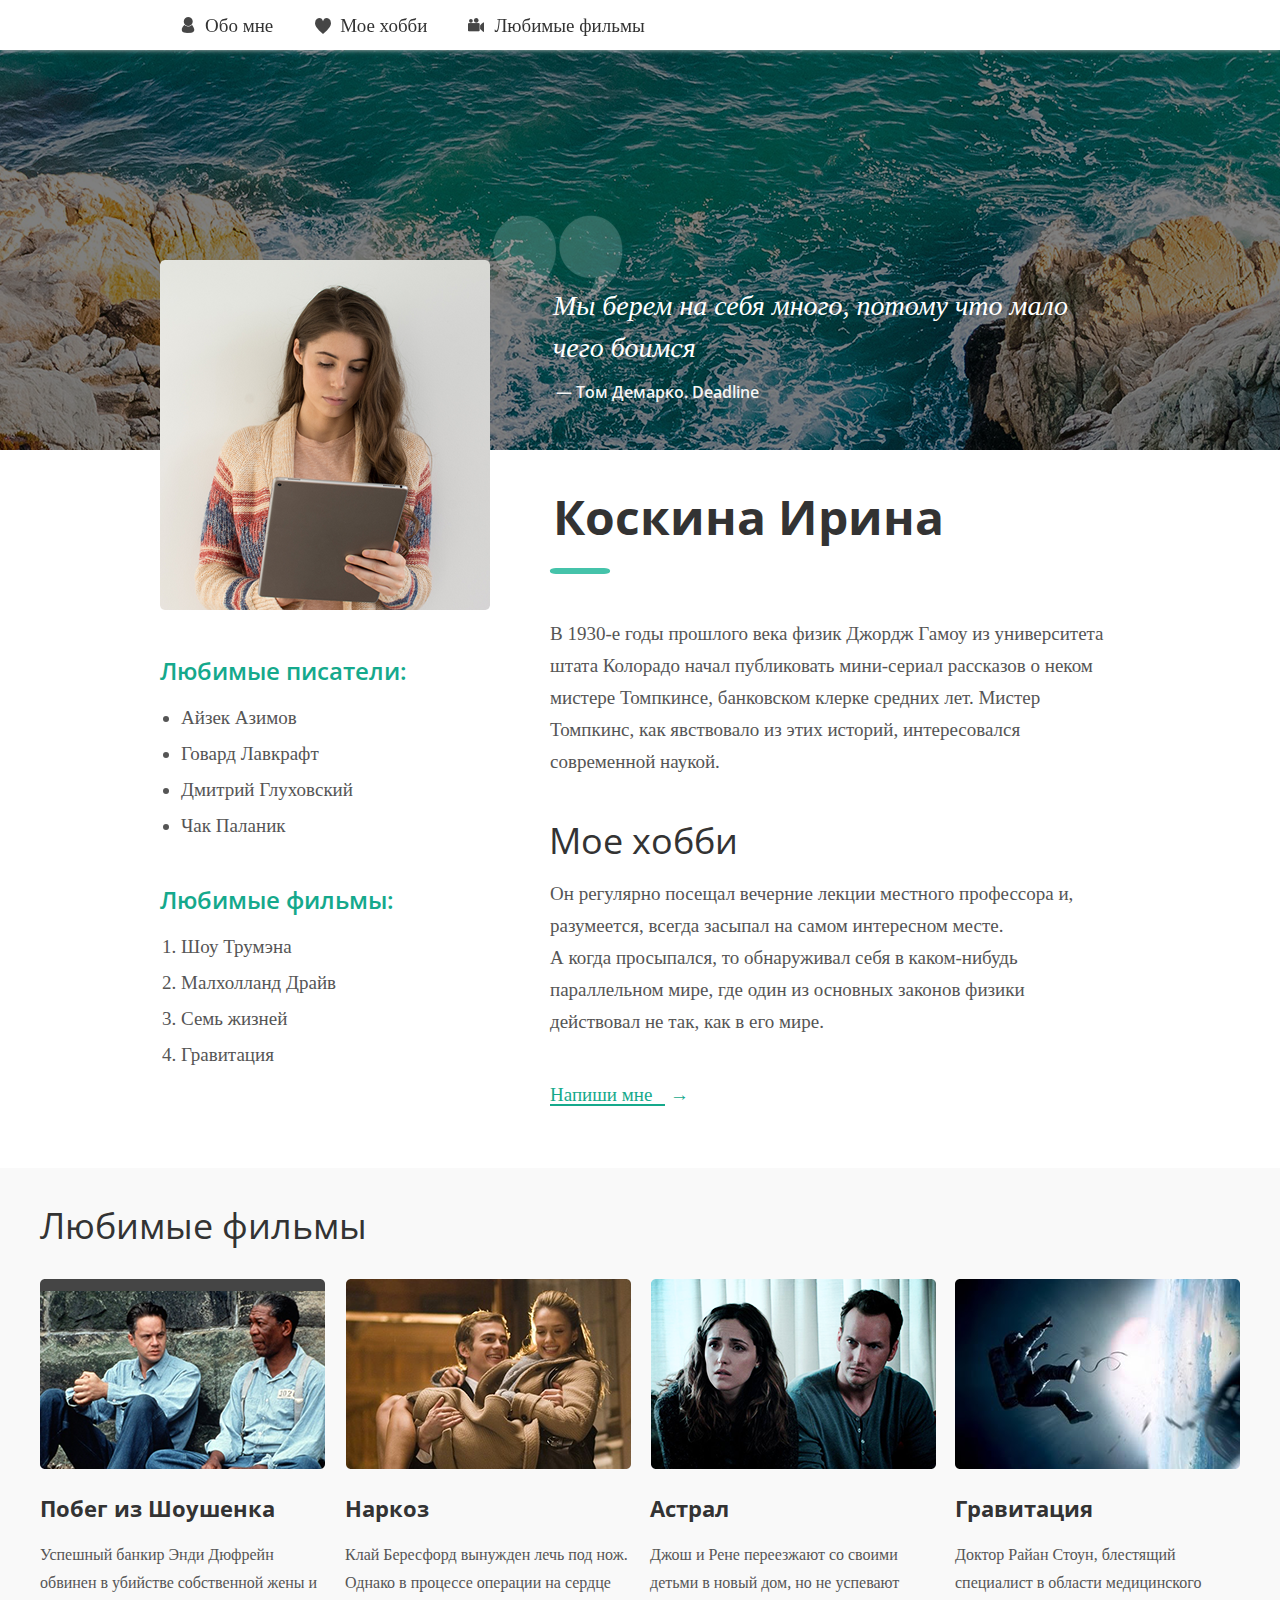
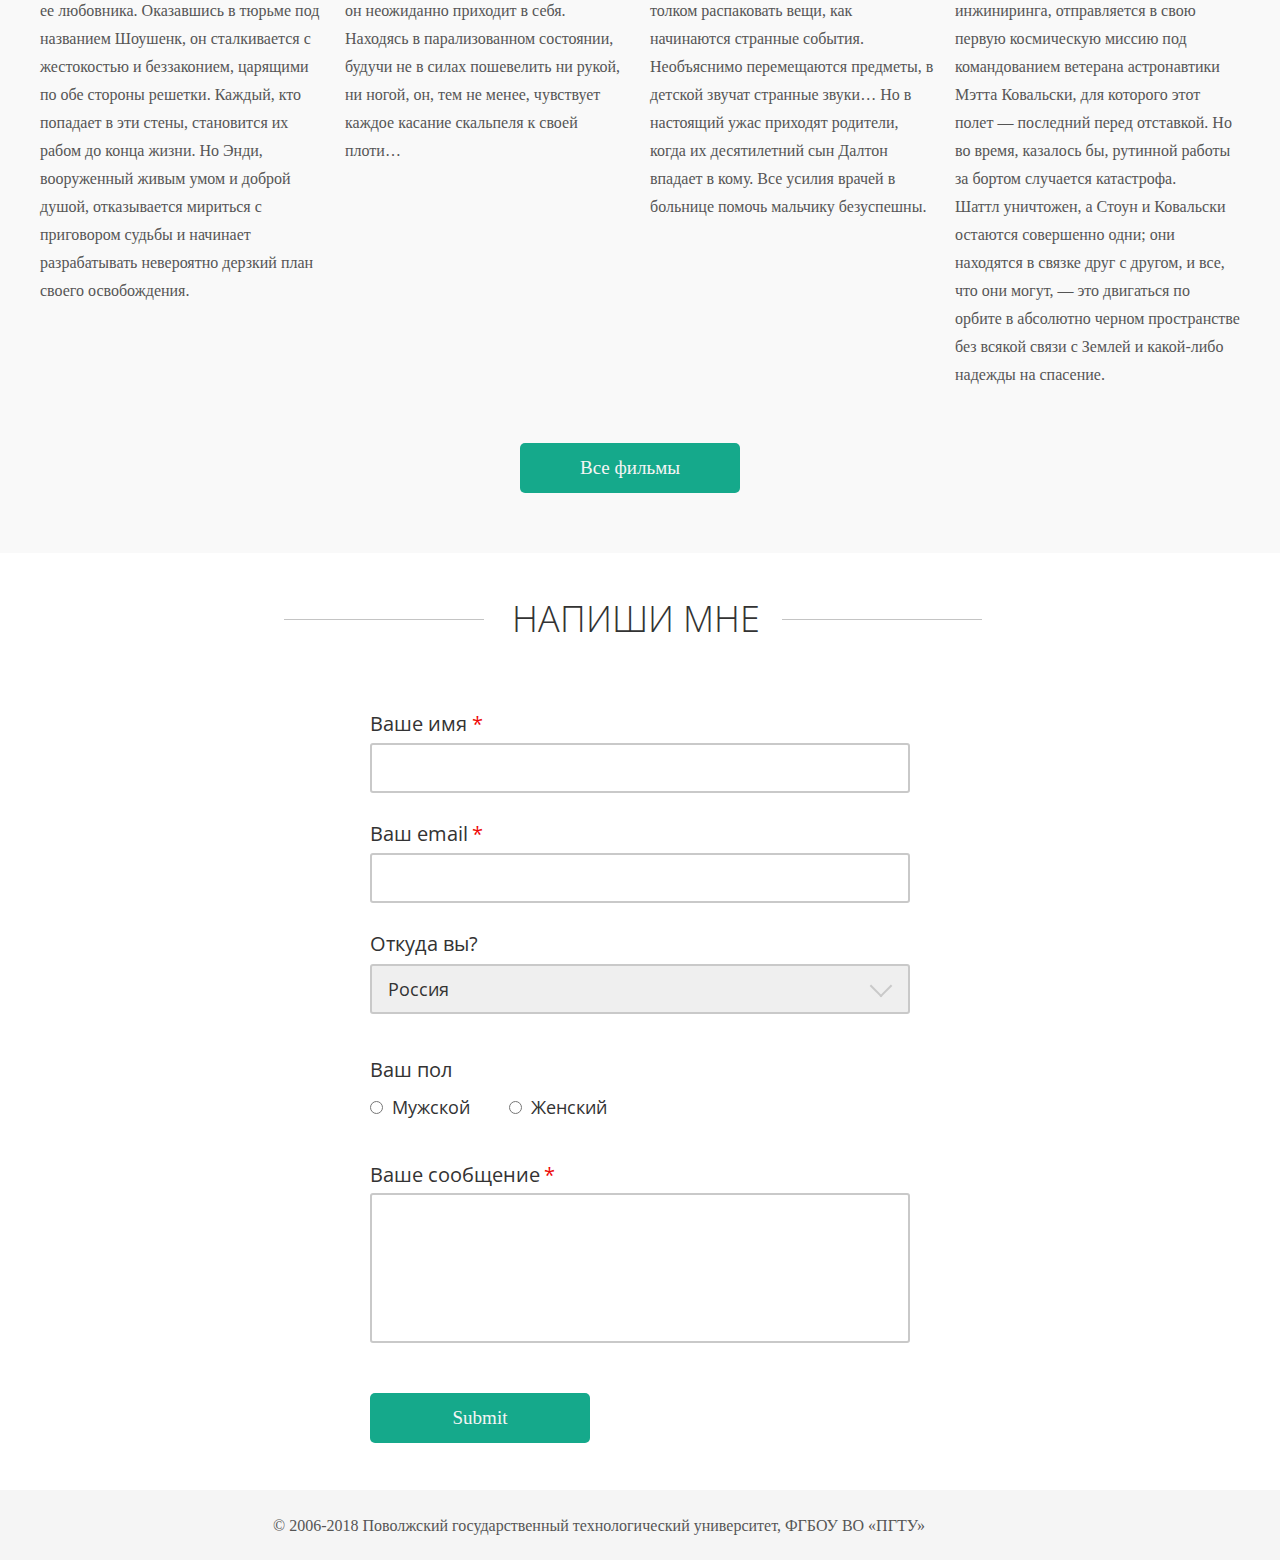
<file: lw5/task2/index.html>
<!DOCTYPE html>
<html lang="ru">
<head>
  <meta charset="UTF-8"/>
  <link href="https://fonts.googleapis.com/css2?family=Open+Sans:ital,wght@0,300;0,400;0,600;0,700;0,800;1,300;1,400;1,600;1,700;1,800&display=swap" rel="stylesheet"/>
  <meta name="viewport" content="width=device-width, initial-scale=1.0"/>
  <link rel="stylesheet" href="css/styles.css"/>
  <title>Моя страница</title>
</head>
<body>
  <header class="nav-container">   
    <nav class="nav">
      <a class="nav__link nav__link_about-me" href="#">Обо мне</a>
      <a class="nav__link nav__link_hobby" href="#hobby">Мое хобби</a>
      <a class="nav__link nav__link_video" href="#film">Любимые фильмы</a>
    </nav>
  </header>
  <div class="main-container">
    <div class="part-one">
      <img class="part-one__image" alt="photo" src="img/photo.png">
      <div class="quote-container">
        <blockquote class="quote-container__blockquote">
          Мы берем на себя много, потому что мало чего боимся
        </blockquote>
        <cite class="quote-container__cite">— Том Демарко. Deadline</cite>
        <h1 class="quote-container__name">Коскина Ирина</h1>
      </div>
      <div class="left-column">
        <div class="left-column__title">Любимые писатели:</div>
        <ul class="left-column__list">
          <li class="li">Айзек Азимов</li>
          <li class="li">Говард Лавкрафт</li>
          <li class="li">Дмитрий Глуховский</li>
          <li class="li">Чак Паланик</li>
        </ul>
        <div class="left-column__title">Любимые фильмы:</div>
        <ol class="left-column__list">
          <li class="li">Шоу Трумэна</li>
          <li class="li">Малхолланд Драйв</li>
          <li class="li">Семь жизней</li>
          <li class="li">Гравитация</li>
        </ol>
      </div>
      <div class="right-column">
        <p class="right-column__text">
          В 1930-е годы прошлого века физик Джордж Гамоу из университета штата 
          Колорадо начал публиковать мини‑сериал рассказов о неком мистере Томпкинсе, 
          банковском клерке средних лет. Мистер Томпкинс, как явствовало из этих 
          историй, интересовался современной наукой. 
        </p>
        <div id="hobby"></div>
        <h2 class="right-column__title">Мое хобби</h2>
        <p class="right-column__text">
          Он регулярно посещал вечерние лекции местного профессора и, разумеется, 
          всегда засыпал на самом интересном месте. <br> А когда просыпался, 
          то обнаруживал себя в каком-нибудь параллельном мире, где один из основных 
          законов физики действовал не так, как в его мире.
        </p>
        <a class="right-column__link" href="https://vk.com/randervnd">Напиши мне</a>
      </div>
    </div>
    <div id="film"></div>
    <div class="part-two">
      <div class="film-container">
        <h2 class="film-container__title">Любимые фильмы</h2>
        <div class="film-columns">
          <div class="film-columns__film">
            <img class="film-columns__image" src="img/film1.png" alt="Побег из Шоушенка">
            <h3 class="film-columns__title">Побег из Шоушенка</h3>
            <p class="film-columns__description">
              Успешный банкир Энди Дюфрейн обвинен в убийстве собственной жены и 
              ее любовника. Оказавшись в тюрьме под названием Шоушенк, он сталкивается 
              с жестокостью и беззаконием, царящими по обе стороны решетки. Каждый, кто 
              попадает в эти стены, становится их рабом до конца жизни. Но Энди, 
              вооруженный живым умом и доброй душой, отказывается мириться с приговором 
              судьбы и начинает разрабатывать невероятно дерзкий план своего освобождения.
            </p>
          </div>
          <div class="film-columns__film">
            <img class="film-columns__image" src="img/movie_two.png" alt="Наркоз">
            <h3 class="film-columns__title">Наркоз</h3>
            <p class="film-columns__description">
              Клай Бересфорд вынужден лечь под нож. Однако в процессе операции на сердце 
              он неожиданно приходит в себя. Находясь в парализованном состоянии, будучи 
              не в силах пошевелить ни рукой, ни ногой, он, тем не менее, чувствует каждое 
              касание скальпеля к своей плоти…
            </p>
          </div>
          <div class="film-columns__film">
            <img class="film-columns__image" src="img/movie_three.png" alt="Астрал">
            <h3 class="film-columns__title">Астрал</h3>
            <p class="film-columns__description">
              Джош и Рене переезжают со своими детьми в новый дом, но не успевают толком 
              распаковать вещи, как начинаются странные события. Необъяснимо перемещаются 
              предметы, в детской звучат странные звуки… Но в настоящий ужас приходят 
              родители, когда их десятилетний сын Далтон впадает в кому. Все усилия врачей 
              в больнице помочь мальчику безуспешны.
            </p>
          </div>
          <div class="film-columns__film">
            <img class="film-columns__image" src="img/movie_four.png" alt="Гравитация">
            <h3 class="film-columns__title">Гравитация</h3>
            <p class="film-columns__description">
              Доктор Райан Стоун, блестящий специалист в области медицинского инжиниринга, 
              отправляется в свою первую космическую миссию под командованием ветерана 
              астронавтики Мэтта Ковальски, для которого этот полет — последний перед 
              отставкой. Но во время, казалось бы, рутинной работы за бортом случается 
              катастрофа.<br> Шаттл уничтожен, а Стоун и Ковальски остаются совершенно одни; 
              они находятся в связке друг с другом, и все, что они могут, — это двигаться 
              по орбите в абсолютно черном пространстве без всякой связи с Землей и 
              какой-либо надежды на спасение.
            </p>
          </div>
        </div>
        <div class="button">
          <button class="film-container__button">Все фильмы</button>
        </div>
      </div>
    </div>
    <div class="header-container">
      <h2 class="header-container__title">Напиши мне</h2>
    </div>
    <form class="form" action="#">
      <div class="form__title">Ваше имя</div>
      <input class="form__input" name="name" type="text"/>
      <div class="form__title">Ваш email</div>
      <input class="form__input" name="email" type="text"/>
      <div class="form__title form__title_country">Откуда вы?</div>
      <div class="form__select">
        <select class="form__input country" name="country">
          <option value="Russia">Россия</option>
          <option value="USA">США</option>
        </select>
      </div>
      <div class="form__title form__title_gender">Ваш пол</div>
      <input class="radio" type="radio" name="gender" value="male" id="genderMale"/>
      <label class="gender" for="genderMale">Мужской</label>
      <input class="radio" type="radio" name="gender" value="female" id="genderFemale"/>
      <label class="gender" for="genderFemale">Женский</label>
      <div class="form__title form__title_message">Ваше сообщение</div>
      <textarea class="form__input form__text" name="text" id="message"></textarea>
      <input class="submit film-container__button" type="submit"/>
    </form>
  </div>
  <footer class="footer">
    <div class="footer__title">
      © 2006-2018 Поволжский государственный технологический университет, ФГБОУ ВО «ПГТУ»
    </div>
  </footer>
</body>
</html>
</file>
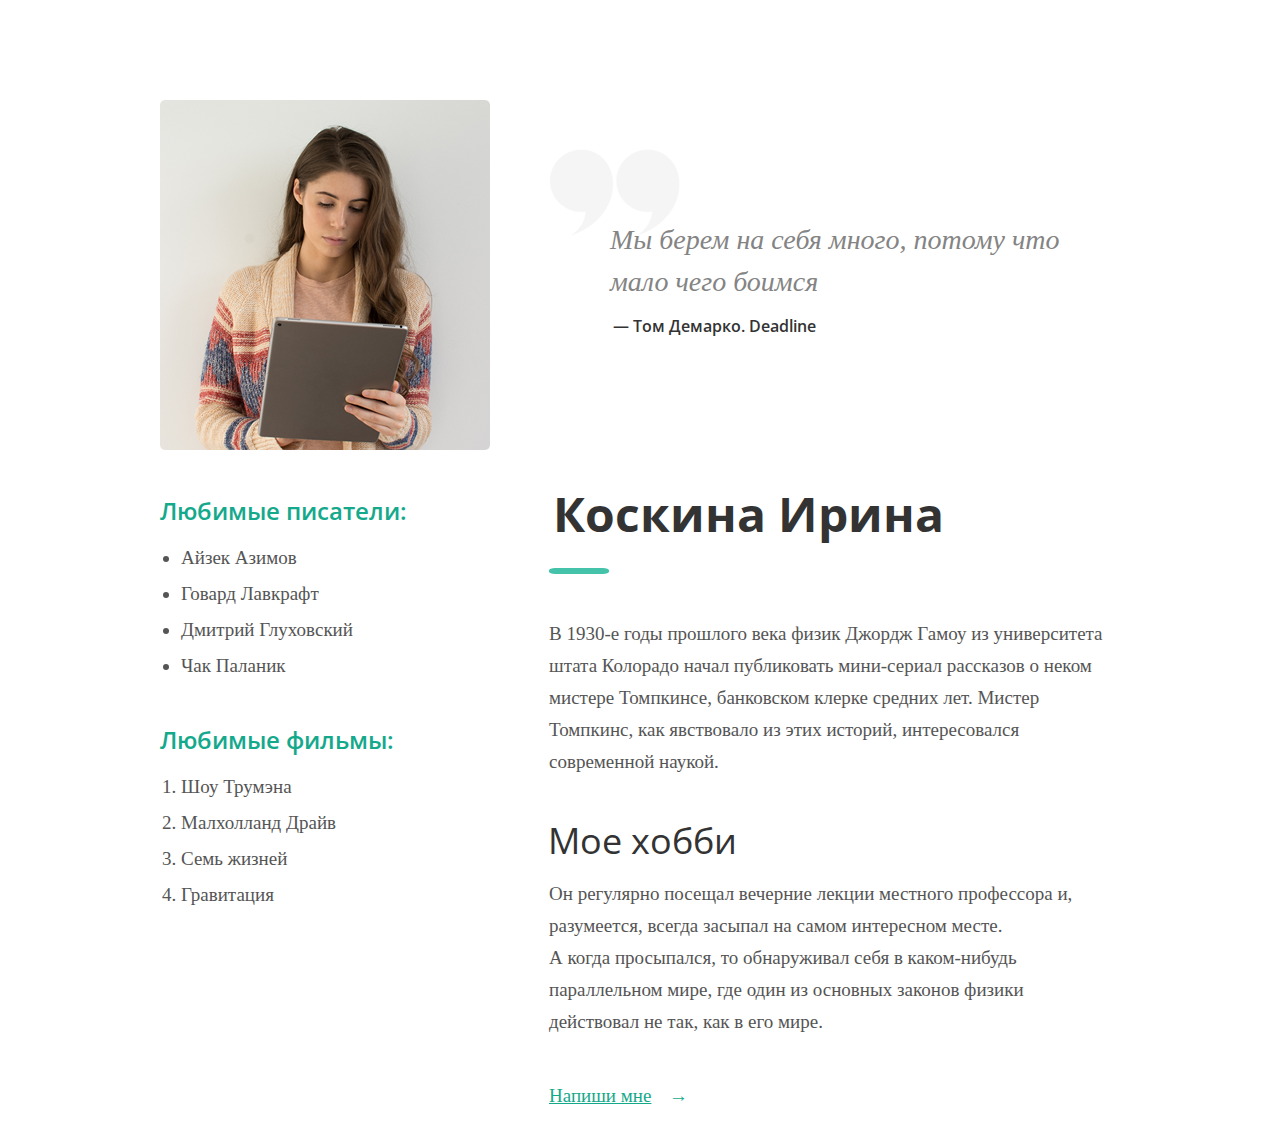
<file: lw6/task1/index.html>
<!DOCTYPE html>
<html lang="ru">
<head>
  <meta charset="UTF-8"/>
  <link href="https://fonts.googleapis.com/css2?family=Open+Sans:ital,wght@0,300;0,400;0,600;0,700;0,800;1,300;1,400;1,600;1,700;1,800&display=swap" rel="stylesheet"/>
  <meta name="viewport" content="width=device-width, initial-scale=1.0"/>
  <link rel="stylesheet" href="css/stylev2.css"/>
  <title>Моя страница</title>
</head>
<body>
  <div class="main-container">
    <div class="part-one">
      <img class="part-one__image" alt="photo" src="images/Photo (2).png">
      <div class="quote-container">
        <blockquote class="quote-container__blockquote">
          Мы берем на себя много, потому что мало чего боимся
        </blockquote>
        <cite class="quote-container__cite">— Том Демарко. Deadline</cite>
      </div>
    </div>
    <div class="part-two">
      <div class="left-column">
        <div class="left-column__title">Любимые писатели:</div>
        <ul class="left-column__list">
          <li class="left-column__item">Айзек Азимов</li>
          <li class="left-column__item">Говард Лавкрафт</li>
          <li class="left-column__item">Дмитрий Глуховский</li>
          <li class="left-column__item">Чак Паланик</li>
        </ul>
        <div class="left-column__title">Любимые фильмы:</div>
        <ol class="left-column__list">
          <li class="left-column__item">Шоу Трумэна</li>
          <li class="left-column__item">Малхолланд Драйв</li>
          <li class="left-column__item">Семь жизней</li>
          <li class="left-column__item">Гравитация</li>
        </ol>
      </div>
      <div class="right-column">
        <h1 class="right-column__name">Коскина Ирина</h1>
        <p class="right-column__text">
          В 1930-е годы прошлого века физик Джордж Гамоу из университета штата 
          Колорадо начал публиковать мини‑сериал рассказов о неком мистере Томпкинсе, 
          банковском клерке средних лет. Мистер Томпкинс, как явствовало из этих 
          историй, интересовался современной наукой. 
        </p>
        <h2 class="right-column__title">Мое хобби</h2>
        <p class="right-column__text">
          Он регулярно посещал вечерние лекции местного профессора и, разумеется, 
          всегда засыпал на самом интересном месте. <br> А когда просыпался, 
          то обнаруживал себя в каком-нибудь параллельном мире, где один из основных 
          законов физики действовал не так, как в его мире.
        </p>
        <a class="right-column__link" href="https://vk.com/randervnd">Напиши мне</a>
      </div>
    </div>
</body>
</html>
</file>
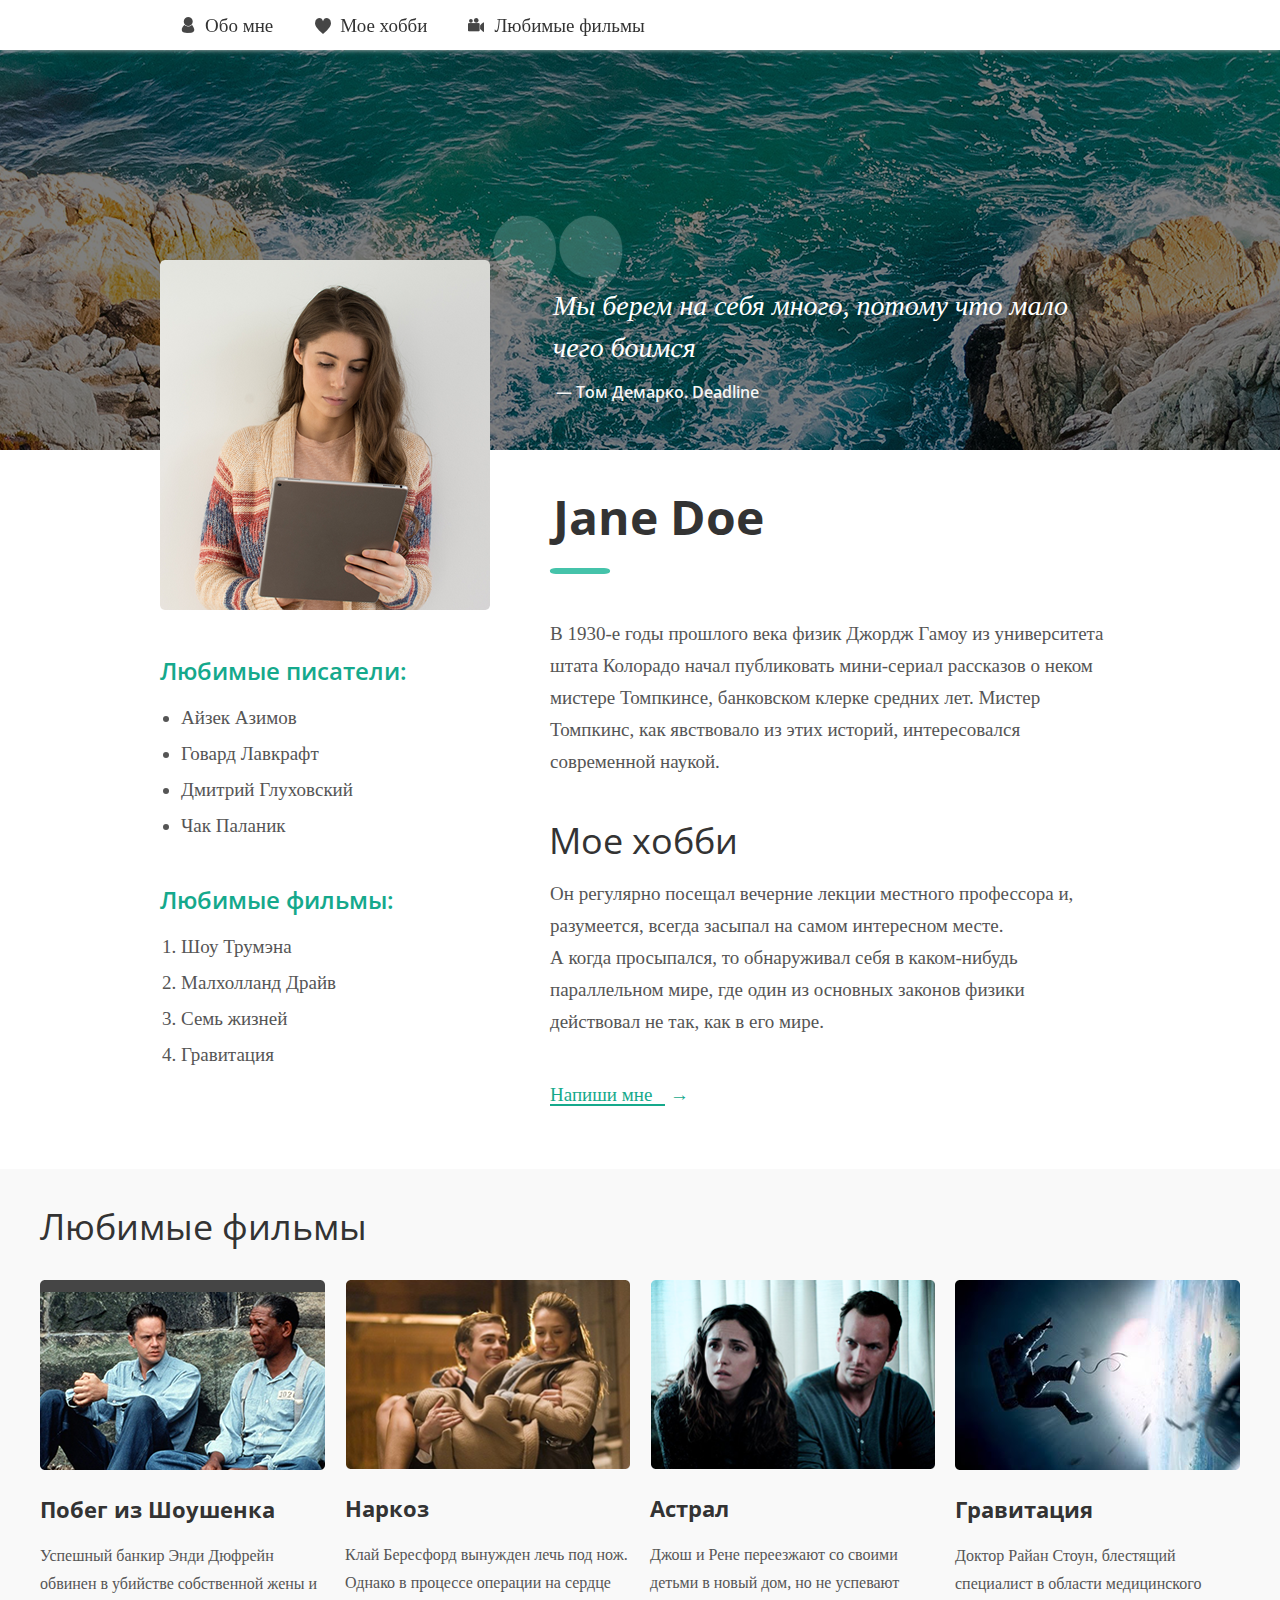
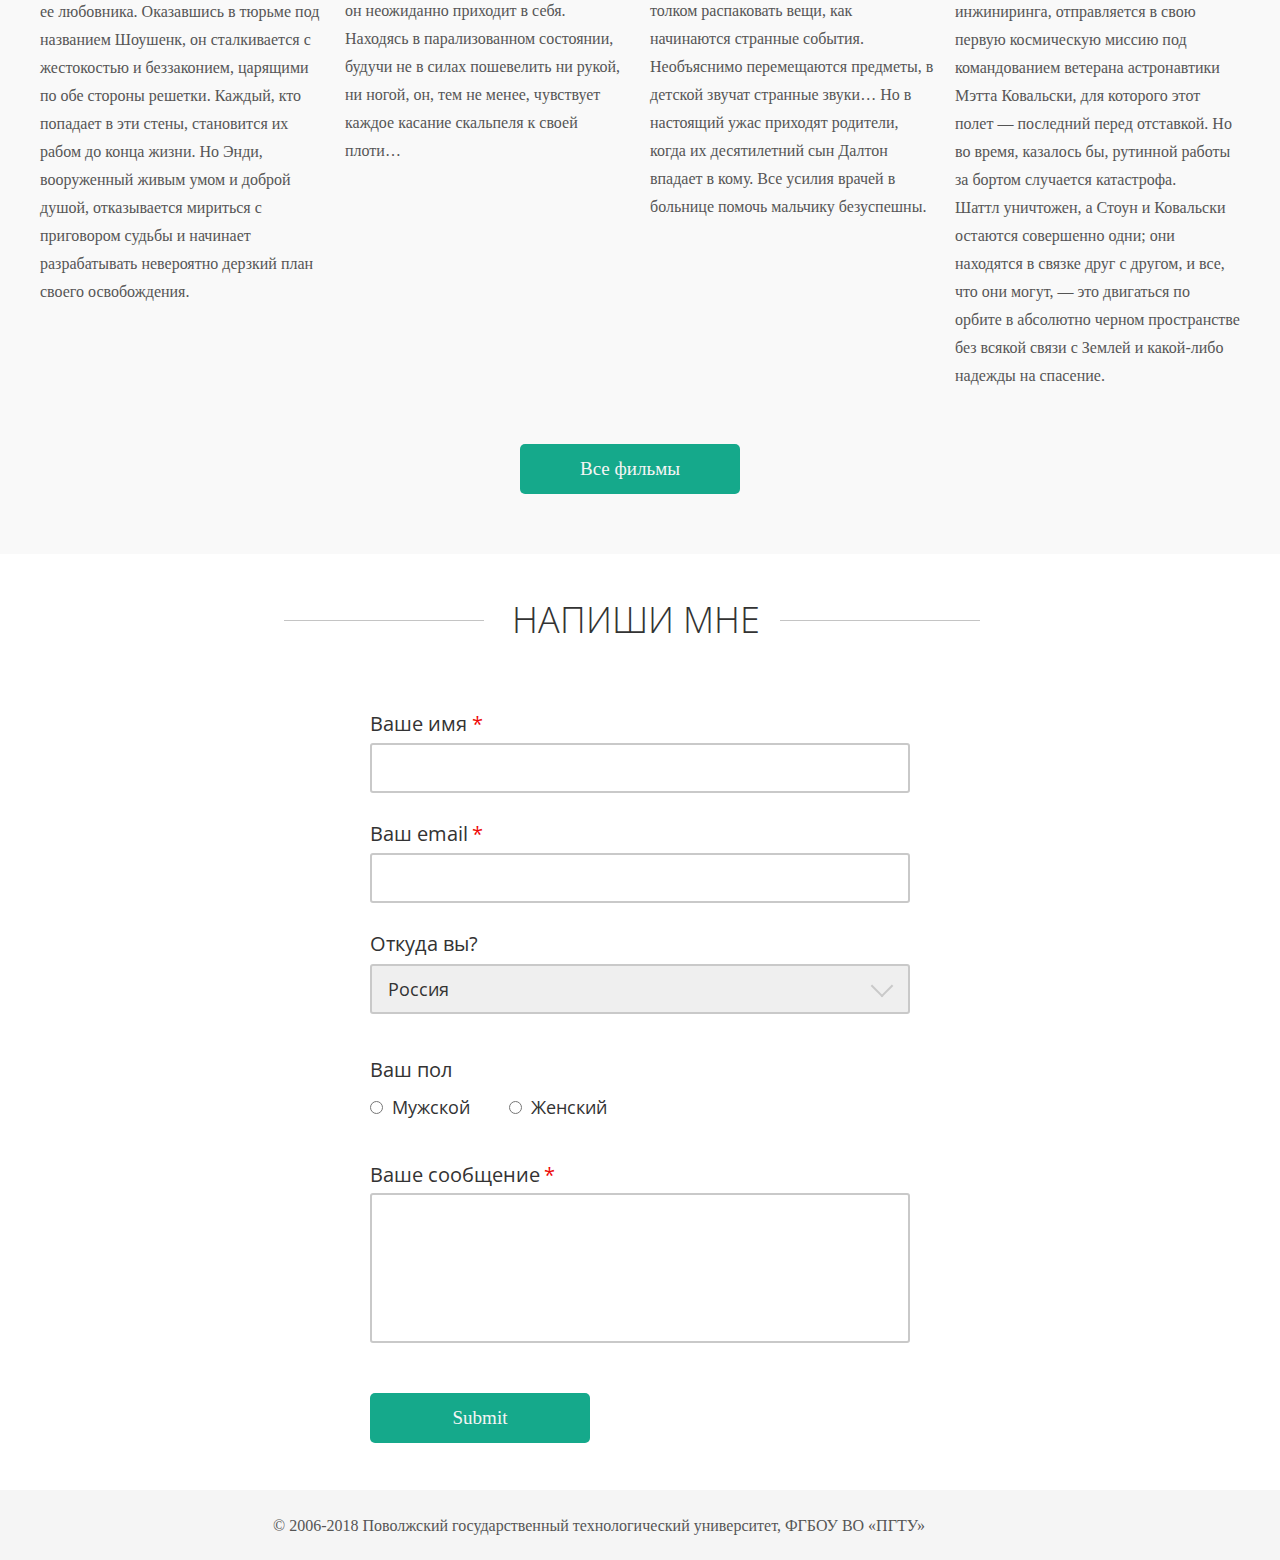
<file: lw6/task2/index.html>
<!DOCTYPE html>
<html lang="ru">
<head>
  <meta charset="UTF-8"/>
  <link href="https://fonts.googleapis.com/css2?family=Open+Sans:ital,wght@0,300;0,400;0,600;0,700;0,800;1,300;1,400;1,600;1,700;1,800&display=swap" rel="stylesheet"/>
  <meta name="viewport" content="width=device-width, initial-scale=1.0"/>
  <link rel="stylesheet" href="css/styles.css"/>
  <title>Моя страница</title>
  <!-- user-scalable=no -->
</head>
<body>
  <header class="nav-container">   
    <nav class="nav">
      <a class="nav__link nav__link_about-me" href="#">Обо мне</a>
      <a class="nav__link nav__link_hobby" href="#hobby">Мое хобби</a>
      <a class="nav__link nav__link_video" href="#film">Любимые фильмы</a>
    </nav>
  </header>
  <div class="main-container">
    <div class="part-one">
      <div class="part-one__wrapper">
        <img class="part-one__image" alt="photo" src="img/photo.png">
        <div class="quote-container">
          <blockquote class="quote-container__blockquote">
            Мы берем на себя много, потому что мало чего боимся
          </blockquote>
          <cite class="quote-container__cite">— Том Демарко. Deadline</cite>
          <h1 class="quote-container__name">Jane Doe</h1>
        </div>
      </div>
      <div class="part-one__wrapper">
        <div class="left-column">
          <div class="left-column__title">Любимые писатели:</div>
          <ul class="left-column__list">
            <li class="left-column__item">Айзек Азимов</li>
            <li class="left-column__item">Говард Лавкрафт</li>
            <li class="left-column__item">Дмитрий Глуховский</li>
            <li class="left-column__item">Чак Паланик</li>
          </ul>
          <div class="left-column__title">Любимые фильмы:</div>
          <ol class="left-column__list">
            <li class="left-column__item">Шоу Трумэна</li>
            <li class="left-column__item">Малхолланд Драйв</li>
            <li class="left-column__item">Семь жизней</li>
            <li class="left-column__item">Гравитация</li>
          </ol>
        </div>
        <div class="right-column">
          <p class="right-column__text">
            В 1930-е годы прошлого века физик Джордж Гамоу из университета штата 
            Колорадо начал публиковать мини‑сериал рассказов о неком мистере Томпкинсе, 
            банковском клерке средних лет. Мистер Томпкинс, как явствовало из этих 
            историй, интересовался современной наукой. 
          </p>
          <div id="hobby"></div>
          <h2 class="right-column__title">Мое хобби</h2>
          <p class="right-column__text">
            Он регулярно посещал вечерние лекции местного профессора и, разумеется, 
            всегда засыпал на самом интересном месте. <br> А когда просыпался, 
            то обнаруживал себя в каком-нибудь параллельном мире, где один из основных 
            законов физики действовал не так, как в его мире.
          </p>
          <a class="right-column__link" href="https://vk.com/randervnd">Напиши мне</a>
        </div>
      </div>
    </div>
    <div id="film"></div>
    <div class="part-two">
      <div class="film-container">
        <h2 class="film-container__title">Любимые фильмы</h2>
        <div class="film-columns">
          <div class="film-columns__film">
            <img class="film-columns__image" src="img/film1.png" alt="Побег из Шоушенка">
            <h3 class="film-columns__title">Побег из Шоушенка</h3>
            <p class="film-columns__description">
              Успешный банкир Энди Дюфрейн обвинен в убийстве собственной жены и 
              ее любовника. Оказавшись в тюрьме под названием Шоушенк, он сталкивается 
              с жестокостью и беззаконием, царящими по обе стороны решетки. Каждый, кто 
              попадает в эти стены, становится их рабом до конца жизни. Но Энди, 
              вооруженный живым умом и доброй душой, отказывается мириться с приговором 
              судьбы и начинает разрабатывать невероятно дерзкий план своего освобождения.
            </p>
          </div>
          <div class="film-columns__film">
            <img class="film-columns__image" src="img/movie_two.png" alt="Наркоз">
            <h3 class="film-columns__title">Наркоз</h3>
            <p class="film-columns__description">
              Клай Бересфорд вынужден лечь под нож. Однако в процессе операции на сердце 
              он неожиданно приходит в себя. Находясь в парализованном состоянии, будучи 
              не в силах пошевелить ни рукой, ни ногой, он, тем не менее, чувствует каждое 
              касание скальпеля к своей плоти…
            </p>
          </div>
          <div class="film-columns__film">
            <img class="film-columns__image" src="img/movie_three.png" alt="Астрал">
            <h3 class="film-columns__title">Астрал</h3>
            <p class="film-columns__description">
              Джош и Рене переезжают со своими детьми в новый дом, но не успевают толком 
              распаковать вещи, как начинаются странные события. Необъяснимо перемещаются 
              предметы, в детской звучат странные звуки… Но в настоящий ужас приходят 
              родители, когда их десятилетний сын Далтон впадает в кому. Все усилия врачей 
              в больнице помочь мальчику безуспешны.
            </p>
          </div>
          <div class="film-columns__film">
            <img class="film-columns__image" src="img/movie_four.png" alt="Гравитация">
            <h3 class="film-columns__title">Гравитация</h3>
            <p class="film-columns__description">
              Доктор Райан Стоун, блестящий специалист в области медицинского инжиниринга, 
              отправляется в свою первую космическую миссию под командованием ветерана 
              астронавтики Мэтта Ковальски, для которого этот полет — последний перед 
              отставкой. Но во время, казалось бы, рутинной работы за бортом случается 
              катастрофа.<br> Шаттл уничтожен, а Стоун и Ковальски остаются совершенно одни; 
              они находятся в связке друг с другом, и все, что они могут, — это двигаться 
              по орбите в абсолютно черном пространстве без всякой связи с Землей и 
              какой-либо надежды на спасение.
            </p>
          </div>
        </div>
        <div class="button">
          <button class="film-container__button">Все фильмы</button>
        </div>
      </div>
    </div>
    <div class="header-container">
      <h2 class="header-container__title">Напиши мне</h2>
    </div>
    <form class="form" method="POST" action="index.php">
      <div class="form__title">Ваше имя</div>
      <input class="form__input" name="name" type="text"/>
      <div class="form__title">Ваш email</div>
      <input class="form__input" name="email" type="text"/>
      <div class="form__title form__title_country">Откуда вы?</div>
      <div class="form__select">
        <select class="form__input country" name="country">
          <option value="Russia">Россия</option>
          <option value="USA">США</option>
        </select>
      </div>
      <div class="form__title form__title_gender">Ваш пол</div>
      <input class="radio" type="radio" name="gender" value="male" id="genderMale"/>
      <label class="gender" for="genderMale">Мужской</label>
      <input class="radio" type="radio" name="gender" value="female" id="genderFemale"/>
      <label class="gender" for="genderFemale">Женский</label>
      <div class="form__title form__title_message">Ваше сообщение</div>
      <textarea class="form__input form__text" name="text" id="message"></textarea>
      <input class="submit film-container__button" type="submit"/>
    </form>
  </div>
  <footer class="footer">
    <div class="footer__title">
      © 2006-2018 Поволжский государственный технологический университет, ФГБОУ ВО «ПГТУ»
    </div>
  </footer>
</body>
</html>
</file>
<file: lw5/task2/css/styles.css>
*
{
    margin: 0;
    box-sizing: border-box;
}

.nav-container
{
    width: 100%;
    background-color: #fff;
    position: fixed;
    top: 0;
    z-index: 1;
    box-shadow: 0 0 5px rgb(194, 192, 192);
}

.nav    
{
    margin: 0 auto;
    width: 960px;
}

.nav__link
{
    float: left;
    padding: 10px 22px 0 45px;
    height: 50px;
    text-decoration: none;
    font: 19px/32px "Georgia";
    color: #333;
    transition: .15s all;
}

.nav__link:hover
{
    color: #f5f5f5;
    background-color: #15a98c;
    transition: .15s all;
}

.nav__link_video, 
.nav__link_hobby, 
.nav__link_about-me
{
    position: relative;
}

.nav__link_about-me::before, 
.nav__link_video::before, 
.nav__link_hobby::before
{
    content: "";
    background: url("../img/about_me_icon.png");
    position: absolute;
    width: 14px;
    height: 16px;
    top: 17px;
    left: 21px;
}

.nav__link_about-me:hover::before
{
    background: url("../img/about_me_icon_ver2.png");
}

.nav__link_video::before
{
    background: url("../img/video_icon.png");
    width: 16px;
    height: 16px;
    left: 19px;
    top: 17px;
}

.nav__link_video:hover::before
{
    background: url("../img/video_icon_ver2.png");
}

.nav__link_hobby::before
{
    background: url("../img/hobby_icon.png");
    width: 16px;
    height: 16px;
    top: 18px;
    left: 20px;
}

.nav__link_hobby:hover::before
{
    background: url("../img/hobby_icon_ver2.png");
}

.main-container
{
    margin: 0 auto;
    margin-top: 50px;
    background: url("../img/Top.png") top center no-repeat;
    width: 100%;
    max-width: 100%;
    /* max-width: 1200px; */
}

.part-one
{
    margin: 0 auto;
    padding-top: 210px;
    width: 100%;
    max-width: 960px;
}

.part-one__image
{
    float: left;
}

.quote-container
{
    padding: 25px 0 0 393px; 
}

.quote-container__blockquote
{
    margin: 0 0 1.8px 0;
    font: italic 28px/42px "Georgia";
    color: #fff;
    position: relative;
}

.quote-container__blockquote::before
{
    content: "";
    position: absolute;
    top: -70px;
    left: -60px;
    background: url("../img/quotes.png");
    width: 130px;
    height: 87px;
}

.quote-container__cite
{
    color: #f5f5f5;
    padding-left: 3.3px;
    font: 600 16px/42px "Open Sans", sans-serif;
}

.quote-container__name
{
    margin-top: 83px;
    font: 700 48px/42px "Open Sans", sans-serif;
    color: #333;
    position: relative;
}

.quote-container__name::before
{
    content: "";
    width: 60px;
    height: 6px;
    background: #45c3aa;
    border-radius: 10%/40%;
    position: absolute;
    top: 72px;
    left: -3px;
}

.quote-container__name::after
{
    content: "";
    display: block;
    clear: both;
}

.left-column
{
    float: left;
    margin-top: 43px;
    width: 340px;
    vertical-align: top;
}

.left-column__title
{
    margin-top: 2px;
    font: 600 24px/32px "Open Sans", sans-serif;
    color: #15a98c;
}

.left-column__list
{
    margin: 13px 0 40px 1px;
    padding-left: 20px;
}

.li 
{
    width: 330px;
    font: 19px/36px "Georgia";
    color: #555;
}

.right-column
{
    padding: 8px 0 0 390px;
}

.right-column__text
{
    width: 560px;
    font: 19px/32px "Georgia";
    color: #555;
}

.right-column__title
{
    font: 400 36px/42px "Open Sans", sans-serif;
    color: #333;
    margin: 42px 0 15.5px -1.5px;
}

.right-column__link
{
    clear: both;
    display: inline-block;
    font: 19px/32px "Georgia";
    color: #15a98b;
    position: relative;
    text-decoration: none;
    margin: 41px 0 1px 0;
}

.right-column__link::before
{
    content: "\2192";
    color: #15a98b;
    height: 20px;
    position: absolute;
    left: 120px;
}

.right-column__link::after
{
    content: "";
    height: 2px;
    width: 115px;
    background: #15a98b;
    position: absolute;
    top: 25px;
    left: 0px;
}

.right-column__link:hover::after
{
    background: #098d72;
}

.right-column__link:hover, 
.right-column__link:hover::before
{
    color: #098d72;
}

.part-two
{
    margin: 0;
    background: #f9f9f9;
}

.film-container
{
    margin: 0 auto;
    margin-top: 56px;
    padding-top: 37px;
    max-width: 1200px;
}

.film-container__title
{
    font: 400 36px/42px "Open Sans";
    color: #333;
    margin-bottom: 32px;
}

.film-columns
{
    display: flex;
}

.film-columns__film
{
    width: 285px;
    margin-right: 20px;
}

.film-columns:last-child
{
    margin-right: 0;
}

.film-columns__title
{
    padding: 19px 0 17px 0;
    font: 700 22px/32px "Open Sans";
    color: #333;;
}

.film-columns__description
{
    font: 16px/28px "Georgia";
    color: #555;
}

.button
{
    margin: 0 auto;
    max-width: 220px;
    margin-top: 54px;
    padding-bottom: 60px;
}

.film-container__button
{
    width: 220px;
    height: 50px;
    text-align: center;
    align-items: center;
    background: #15a98b;
    font: 19px/32px "Georgia";
    color: #f5f5f5;
    border-radius: 5px;
    border: 0;
    margin-left: -10px;
}

.film-container__button:hover
{
    background: #098d71;
}

.header-container
{
    margin: 45px auto;
    width: 260px;
}

.header-container__title
{
    text-transform: uppercase;
    font: 300 36px/42px "Open Sans";
    color: #333;
    margin-left: 2px;
    position: relative;
}

.header-container__title::before, 
.header-container__title::after
{
    content: "";
    height: 1px;
    width: 200px;
    background: #c4c4c4;
    position: absolute;
    top: 21px;
    left: -228px;
}

.header-container__title::after
{
    top: 21px;
    left: 270px;
}

.footer
{
    background: #f5f5f5;
    height: 70px;
    font: 16px/32px "Georgia";
    color: #555;
}

.footer__title
{
    margin: 0 auto;
    width: 750px;
    padding: 20px 0 0 8px;
}

.form
{
    margin: 0 auto;
    width: 100%;
    max-width: 540px;
    padding-top: 23px;
}

.submit
{
    display: block;
    margin: 46px 0 47px 0;
}

.form__input
{
    width: 100%;
    height: 50px;
    padding-left: 18px;
    font: 400 15px/32px "Open Sans";
    color: #555;
    border: 2.5px solid #c9c9c9;
    border-radius: 3px;
    margin: 3px 0 25px 0;
}

.form__text
{
    height: 150px;
    resize: none;
    margin: 2px 0 0 0;
}

.form__title
{
    font: 400 20px/32px "Open Sans";
    color: #333;
    display: block;
    position: relative;
}

.gender, 
.country
{
    font: 400 18px/32px "Open Sans";
    color: #333;
    padding: 0 35px 0 5px;
}

.form__select
{
    position: relative;
}

.country
{
    display: block;
    padding: 0 0 0 16px;
    margin-top: 4px;
    appearance: none;
}

.form__select::before
{
    content: "";
    position: absolute;
    transform: rotate(45deg);
    height: 14px;
    width: 14px;
    border-bottom: 2px solid #c9c9c9;
    border-right: 2px solid #c9c9c9;
    left: 503px;
    top: 14px;
}

.form__title_gender
{
    margin: 40px 0 5px 0;
}


.form__title_message
{
    padding-top: 36px;
}

.form__input:focus
{
    border-color: #15a98c; 
    outline: none; 
}

.form__title::before
{
    content: "\002A";
    color: #ee0707;
    position: absolute;
    left: 102px;
}

.form__title_country::before, 
.form__title_gender::before
{
    display: none;
}

.form__title_message::before
{
    left: 174px;
}
</file>
<file: lw6/task1/css/stylev2.css>
*, 
*::before, 
*::after
{
    box-sizing: border-box;
}

body
{
    margin: 0 auto;
    padding: 20px;
    width: 100%;
    max-width: 570px;
}

.part-one,
.part-two
{
    display: flex;
    flex-direction: column;
}

.part-one__image
{
    width: 100%;
    max-width: 330px;
    max-height: 350px;
}

.quote-container
{
    order: -1;
    margin: 100px 0 40px 55px;
}

.quote-container__blockquote::before
{
    content: "";
    position: absolute;
    top: -70px;
    left: -60px;
    background: url("../images/quotes.png");
    width: 130px;
    height: 87px;
}

.quote-container__blockquote
{
    margin: 0 0 1.8px 0;
    font: italic 28px/42px "Georgia";
    color: #848484;
    position: relative;
}

.quote-container__cite
{
    padding-left: 3.3px;
    font: 600 16px/42px "Open Sans", sans-serif;
    color: #333;
}

.left-column__title
{
    margin-top: 2px;
    font: 600 24px/32px "Open Sans", sans-serif;
    color: #15a98c;
}

.left-column__list
{
    margin: 13px 0 40px 1px;
    padding-left: 20px;
}

.left-column__item 
{   
    font: 19px/36px "Georgia";
    color: #555;
}

.right-column
{
    order: -1;
    margin-bottom: 30px;
}

.right-column__name
{
    margin-bottom: 82px;
    padding-left: 4px;
    font: 700 40px/42px "Open Sans", sans-serif;
    color: #333;
    position: relative;
}

.right-column__name::before
{
    content: "";
    width: 60px;
    height: 6px;
    background: #45c3aa;
    border-radius: 10%/40%;
    position: absolute;
    /* top: 74px; */
    bottom: -39px;
    left: 0;
}

.right-column__text
{
    margin: 0 0 42px 0;   
    width: 100%;
    max-width: 560px;
    font: 19px/32px "Georgia";
    color: #555;
}

.right-column__title
{
    font: 400 36px/42px "Open Sans", sans-serif;
    color: #333;
    margin: 0 0 15.5px -1.5px;
}

.right-column__link
{
    color: #15a98b;
    font: 19px/32px "Georgia";
    position: relative;
}

.right-column__link::before
{
    content: "\2192";
    color: #15a98b;
    height: 20px;
    position: absolute;
    left: 120px;
}

.right-column__link:hover, 
.right-column__link:hover::before
{
    color: #098d72;
}

@media screen and (min-width: 768px) 
{
    body
    {
        margin: 20px auto;
        max-width: 800px;
        width: 100%;
    }

    .right-column
    {
        order: 0;
    }

    .main-container
    {
        margin: 0;
        max-width: 768px;
    }

    .part-one,
    .part-two
    {
        justify-content: flex-start;
        flex-direction: row;
    }

    .quote-container
    {
        order: 0;
        margin: 119px 0 0 68px;
        width: 100%;
        max-width: 350px;
    }

    .part-two
    {
        margin-top: 43px;
    }

    .left-column
    {
        width: 100%;
        max-width: 300px;
    }

    .right-column__name
    {
        font-size: 48px;
        margin-top: 0;
    }    
}

@media screen and (min-width: 1024px) 
{
    body
    {
        margin: 0 auto;
        padding: 0;
        margin-top: 100px;
        max-width: 960px;
        width: 100%;
    }

    .main-container
    {
        max-width: 960px;
    }

    .quote-container
    {
        max-width: 500px;
        margin-left: 120px;
    }

    .right-column
    {
        margin-left: 89px;
    }

    .right-column__name
    {
        margin-bottom: 83px;
    }   
}
</file>
<file: lw6/task2/css/styles.css>
*
{
    margin: 0;
    box-sizing: border-box;
    /* overflow-x: hidden; */
}


.nav-container
{
    width: 100%;
    background-color: #fff;
    position: fixed;
    top: 0;
    z-index: 1;
    box-shadow: 0 0 5px rgb(194, 192, 192);
}

.nav    
{
    margin: 0 auto;
    width: 100%;
    max-width: 960px;
    display: flex;
    flex-direction: column;
}

.nav__link
{
    padding: 10px 22px 0 45px;
    height: 50px;
    text-decoration: none;
    font: 19px/32px "Georgia";
    color: #333;
    transition: .15s all;
}

.nav__link:hover
{
    color: #f5f5f5;
    background-color: #15a98c;
    transition: .15s all;
}

.nav__link_video, 
.nav__link_hobby, 
.nav__link_about-me
{
    position: relative;
}

.nav__link_about-me::before, 
.nav__link_video::before, 
.nav__link_hobby::before
{
    content: "";
    background: url("../img/about_me_icon.png");
    position: absolute;
    width: 14px;
    height: 16px;
    top: 17px;
    left: 21px;
}

.nav__link_about-me:hover::before
{
    background: url("../img/about_me_icon_ver2.png");
}

.nav__link_video::before
{
    background: url("../img/video_icon.png");
    width: 16px;
    height: 16px;
    left: 19px;
    top: 17px;
}

.nav__link_video:hover::before
{
    background: url("../img/video_icon_ver2.png");
}

.nav__link_hobby::before
{
    background: url("../img/hobby_icon.png");
    width: 16px;
    height: 16px;
    top: 18px;
    left: 20px;
}

.nav__link_hobby:hover::before
{
    background: url("../img/hobby_icon_ver2.png");
}

.main-container
{
    margin: 0 auto;
    /* padding: 0 20px 0 20px; */
    margin-top: 50px;
    background: url("../img/Top.png") top center no-repeat;
    width: 100%;
    max-width: 100%;
    /* max-width: 1200px; */
}

.part-one
{
    margin: 0 auto;
    padding: 210px 20px 0 20px;
    /* padding-top: 210px; */
    width: 100%;
    max-width: 960px;
}

.part-one__wrapper
{
    display: flex;
    flex-direction: column;
}

.part-one__image
{
    width: 100%;
    max-width: 330px;
    max-height: 350px;
}

/* .quote-container
{
    width: 100%;
    margin: 25px 0 0 63px;
} */

.quote-container
{
    margin-top: 30px;
}

.quote-container__blockquote
{
    margin: 0 0 1.8px 0;
    font: italic 28px/42px "Georgia";
    /* Цвет для десктопа
    color: #fff; */
    color: #333;
    position: relative;
}

.quote-container__blockquote::before
{
    content: "";
    position: absolute;
    top: -70px;
    left: -60px;
    background: url("../img/quotes.png");
    width: 130px;
    height: 87px;
}

.quote-container__cite
{
    /* Цвет для десктопа
    color: #f5f5f5; */
    color: #333;
    padding-left: 3.3px;
    font: 600 16px/42px "Open Sans", sans-serif;
}

.quote-container__name
{
    margin-top: 83px;
    font: 700 48px/42px "Open Sans", sans-serif;
    color: #333;
    position: relative;
}

.quote-container__name::before
{
    content: "";
    width: 60px;
    height: 6px;
    background: #45c3aa;
    border-radius: 10%/40%;
    position: absolute;
    bottom: -36px;
    left: -3px;
}



.left-column
{
    margin-top: 43px;
    width: 100%;
    max-width: 340px;
}

.left-column__title
{
    margin-top: 2px;
    font: 600 24px/32px "Open Sans", sans-serif;
    color: #15a98c;
}

.left-column__list
{
    margin: 13px 0 40px 1px;
    padding-left: 20px;
}

.left-column__item
{
    width: 100%;
    max-width: 330px;
    font: 19px/36px "Georgia";
    color: #555;
}

/* .right-column
{
    padding: 8px 0 0 390px;
} */

.right-column__text
{
    width: 100%;
    max-width: 560px;
    font: 19px/32px "Georgia";
    color: #555;
}

.right-column__title
{
    font: 400 36px/42px "Open Sans", sans-serif;
    color: #333;
    margin: 42px 0 15.5px -1.5px;
}

.right-column__link
{
    clear: both;
    display: inline-block;
    font: 19px/32px "Georgia";
    color: #15a98b;
    position: relative;
    text-decoration: none;
    margin: 41px 0 1px 0;
}

.right-column__link::before
{
    content: "\2192";
    color: #15a98b;
    height: 20px;
    position: absolute;
    left: 120px;
}

.right-column__link::after
{
    content: "";
    height: 2px;
    width: 115px;
    background: #15a98b;
    position: absolute;
    top: 25px;
    left: 0px;
}

.right-column__link:hover::after
{
    background: #098d72;
}

.right-column__link:hover, 
.right-column__link:hover::before
{
    color: #098d72;
}

.part-two
{
    margin: 0;
    padding: 0 20px 0 20px;
    background: #f9f9f9;
}

.film-container
{
    margin: 0 auto;
    margin-top: 56px;
    padding-top: 37px;
    width: 100%;
    max-width: 1200px;
}

.film-container__title
{
    font: 400 36px/42px "Open Sans";
    color: #333;
    margin-bottom: 32px;
}

.film-columns
{
    display: flex;
    flex-wrap: wrap;
    justify-content: center;
    /* flex-direction: column; */
}
.film-columns__film
{
    width: 100%;
    max-width: 285px;
    margin-right: 20px;
    margin-bottom: 30px;
}

.film-columns__image
{
    width: 100%;
}

.film-columns__title
{
    padding: 19px 0 17px 0;
    font: 700 22px/32px "Open Sans";
    color: #333;;
}

.film-columns__description
{
    font: 16px/28px "Georgia";
    color: #555;
}

.button
{
    margin: 0 auto;
    width: 100%;
    max-width: 220px;
    margin-top: 54px;
    padding-bottom: 60px;
}

.film-container__button
{
    width: 100%;
    max-width: 220px;
    height: 50px;
    text-align: center;
    align-items: center;
    background: #15a98b;
    font: 19px/32px "Georgia";
    color: #f5f5f5;
    border-radius: 5px;
    border: 0;
    margin-left: -10px;
}

.film-container__button:hover
{
    background: #098d71;
}

.header-container
{
    margin: 45px auto;
    width: 100%;
    max-width: 260px;
}

.header-container__title
{
    text-transform: uppercase;
    font: 300 36px/42px "Open Sans";
    color: #333;
    margin-left: 2px;
    position: relative;
    display: inline-block;
}

/* .header-container__title::before, 
.header-container__title::after
{
    content: "";
    height: 1px;
    width: 100px;
    background: #c4c4c4;
    position: absolute;
    top: 21px;
    left: -100px;
} */

/* Десктопная версия черточек !!! очень важно */

/* hr
{
    width: 100%;
    display: inline-block;
} */

/* .header-container__title::before, 
.header-container__title::after
{
    content: "";
    overflow: hidden;
    height: 1px;
    width: 100%;
    max-width: 200px;
    background: #c4c4c4;
    position: absolute;
    top: 21px;
}

.header-container__title::before
{
    left: -228px;
}

.header-container__title::after
{
    right: -220px;
} */

.footer
{
    background: #f5f5f5;
    min-height: 70px;
    font: 16px/32px "Georgia";
    color: #555;
}

.footer__title
{
    margin: 0 auto;
    width: 100%;
    max-width: 750px;
    padding: 20px 0 0 8px;
}

.form
{
    margin: 0 auto;
    padding: 0 20px 0 20px;
    width: 100%;
    max-width: 540px;
    padding-top: 22px;
}

.submit
{
    display: block;
    margin: 46px 0 47px 0;
}

.form__input
{
    width: 100%;
    height: 50px;
    padding-left: 18px;
    font: 400 15px/32px "Open Sans";
    color: #555;
    border: 2.5px solid #c9c9c9;
    border-radius: 3px;
    margin: 3px 0 25px 0;
}

.form__text
{
    height: 150px;
    resize: none;
    margin: 2px 0 0 0;
}

.form__title
{
    font: 400 20px/32px "Open Sans";
    color: #333;
    display: block;
    position: relative;
}

.gender, 
.country
{
    font: 400 18px/32px "Open Sans";
    color: #333;
    padding: 0 35px 0 5px;
}

.form__select
{
    position: relative;
}

.country
{
    display: block;
    padding: 0 0 0 16px;
    margin-top: 4px;
    appearance: none;
}

.form__select::before
{
    content: "";
    position: absolute;
    transform: rotate(45deg);
    height: 14px;
    width: 14px;
    border-bottom: 2px solid #c9c9c9;
    border-right: 2px solid #c9c9c9;
    right: 20px;
    top: 14px;
}

/* Десктопная версия галочки !!! важно*/
/* .form__select::before
{
    content: "";
    position: absolute;
    transform: rotate(45deg);
    height: 14px;
    width: 14px;
    border-bottom: 2px solid #c9c9c9;
    border-right: 2px solid #c9c9c9;
    left: 503px;
    top: 14px;
} */

.form__title_gender
{
    margin: 40px 0 5px 0;
}


.form__title_message
{
    padding-top: 36px;
}

.form__input:focus
{
    border-color: #15a98c; 
    outline: none; 
}

.form__title::before
{
    content: "\002A";
    color: #ee0707;
    position: absolute;
    left: 102px;
}

.form__title_country::before, 
.form__title_gender::before
{
    display: none;
}

.form__title_message::before
{
    left: 174px;
}

@media screen and (min-width: 480px)
{
    .nav
    {
        flex-direction: row;
        flex-wrap: wrap;
    }
    .part-one
    {
        padding-top: 180px;
    }
    .header-container__title::before, 
    .header-container__title::after
    {
        content: "";
        overflow: hidden;
        /* overflow-x: hidden; */
        height: 1px;
        width: 100px;
        background: #c4c4c4;
        position: absolute;
        top: 21px;
    }
    .header-container__title::before
    {
        left: -110px;
    }
    
    .header-container__title::after
    {
        right: -112px;
    }
    
    
}

@media screen and (min-width: 768px)
{
    .nav,
    .film-columns,
    .part-one__wrapper
    {
        flex-direction: row;
    }
    .main-container
    {
        padding: 0;
    }

    .quote-container__blockquote
    {
        color: #fff;
    }
    .quote-container__cite
    {
        color: #f5f5f5;
    }   
    
    .right-column
    {
        margin-left: 50px;
        margin-top: 8px;
    }
    .quote-container
    {
        width: 100%;
        margin: 25px 0 0 63px;
    }
    .film-columns__film:last-child
    {
        margin: 0;
    }
    .quote-container__name
    {
        margin-top: 53px;
    }
    .header-container__title::before, 
    .header-container__title::after
    {
        content: "";
        overflow: hidden;
        /* overflow-x: hidden; */
        height: 1px;
        width: 100%;
        max-width: 200px;
        background: #c4c4c4;
        position: absolute;
        top: 21px;
    }
    
    .header-container__title::before
    {
        left: -228px;
    }
    
    .header-container__title::after
    {
        right: -220px;
    }
}

@media screen and (min-width: 1024px) 
{
    .form
    {
        padding-left: 0;
        padding-right: 0;
    }
    .part-one
    {
        padding-top: 210px;
        padding-left: 0;
        padding-right: 0;
    }
    .quote-container__name
    {
        margin-top: 83px;
    }
    /* .form
    {
        padding-top: 22px;
    } */
}
</file>
